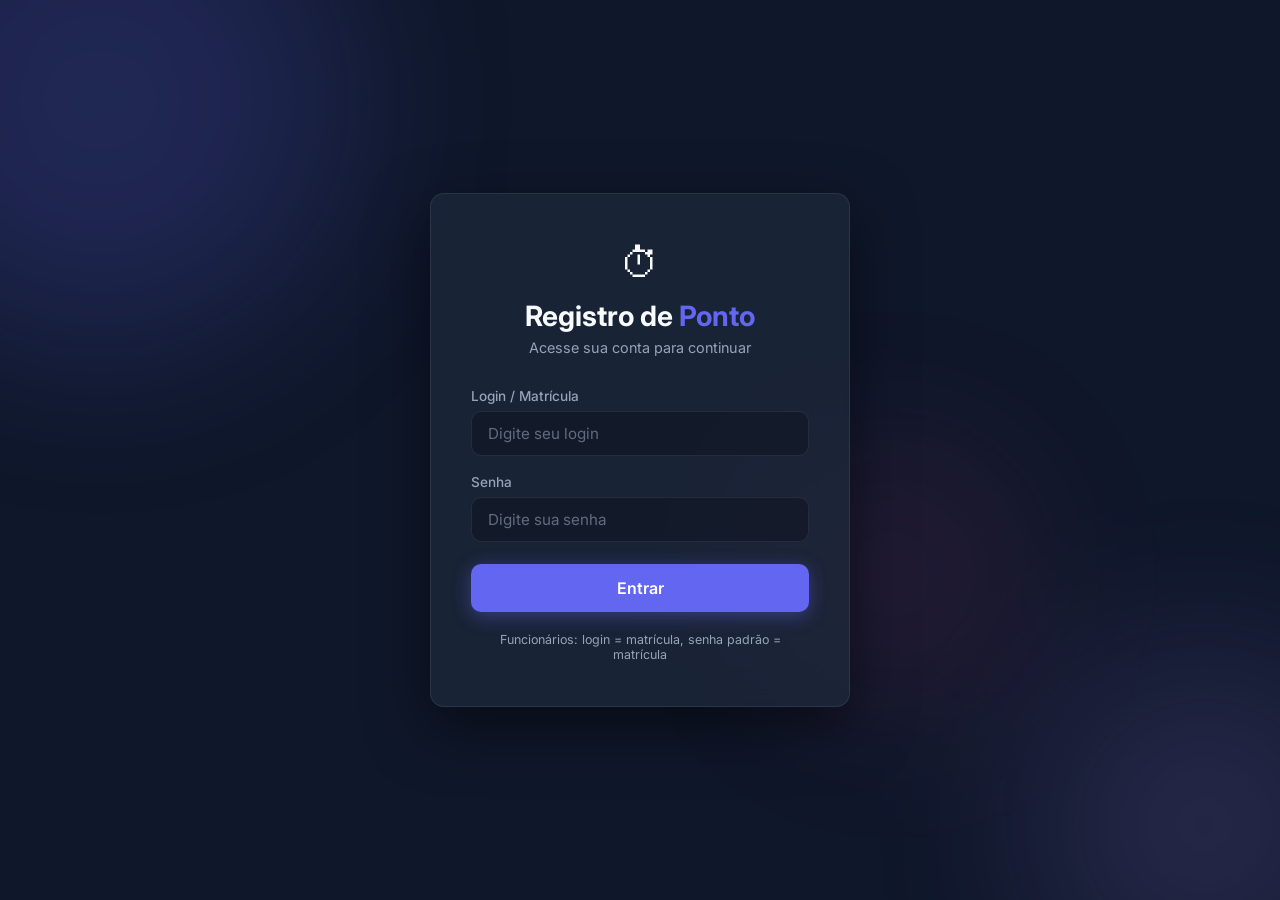
<file: src/main/resources/static/index.html>
<!DOCTYPE html>
<html lang="pt-BR">
<head>
    <meta charset="UTF-8">
    <meta name="viewport" content="width=device-width, initial-scale=1.0">
    <title>Registro de Ponto — Login</title>
    <link href="https://fonts.googleapis.com/css2?family=Inter:wght@300;400;500;600&display=swap" rel="stylesheet">
    <link rel="stylesheet" href="css/style.css">
</head>
<body class="login-page">
    <div class="bg-shapes">
        <div class="shape s1"></div>
        <div class="shape s2"></div>
        <div class="shape s3"></div>
    </div>

    <div class="login-card glass">
        <div class="login-header">
            <div class="login-icon">⏱</div>
            <h1>Registro de <span class="accent">Ponto</span></h1>
            <p class="login-subtitle">Acesse sua conta para continuar</p>
        </div>

        <form id="loginForm">
            <div class="field-group">
                <label for="login">Login / Matrícula</label>
                <input type="text" id="login" placeholder="Digite seu login" autocomplete="username" required>
            </div>
            <div class="field-group">
                <label for="senha">Senha</label>
                <input type="password" id="senha" placeholder="Digite sua senha" autocomplete="current-password" required>
            </div>
            <div id="loginError" class="msg-error" style="display:none;"></div>
            <button type="submit" class="btn-full" id="loginBtn">Entrar</button>
        </form>

        <p class="login-hint">Funcionários: login = matrícula, senha padrão = matrícula</p>
    </div>

    <script src="js/auth.js"></script>
</body>
</html>
</file>
<file: src/main/resources/static/css/style.css>
/* ============================================================
   DESIGN TOKENS
   ============================================================ */
:root {
    --primary:        #6366f1;
    --primary-hover:  #4f46e5;
    --accent:         #a78bfa;
    --success:        #4ade80;
    --warning:        #fb923c;
    --danger:         #f87171;
    --bg:             #0f172a;
    --bg-2:           #1e293b;
    --glass:          rgba(30, 41, 59, 0.75);
    --glass-border:   rgba(255, 255, 255, 0.08);
    --text:           #f8fafc;
    --text-muted:     #94a3b8;
    --sidebar-w:      240px;
    --radius:         14px;
    --shadow:         0 20px 60px rgba(0,0,0,0.5);
}

/* ============================================================
   RESET & BASE
   ============================================================ */
*, *::before, *::after { box-sizing: border-box; margin: 0; padding: 0; }

body {
    font-family: 'Inter', sans-serif;
    background-color: var(--bg);
    color: var(--text);
    min-height: 100vh;
}

a { text-decoration: none; color: inherit; }

/* ============================================================
   BACKGROUND SHAPES
   ============================================================ */
.bg-shapes {
    position: fixed;
    inset: 0;
    z-index: 0;
    pointer-events: none;
    overflow: hidden;
}
.shape {
    position: absolute;
    border-radius: 50%;
    filter: blur(90px);
    opacity: 0.6;
}
.s1 { width: 500px; height: 500px; background: rgba(99,102,241,0.35); top: -150px; left: -150px; animation: float 12s ease-in-out infinite; }
.s2 { width: 350px; height: 350px; background: rgba(167,139,250,0.25); bottom: -100px; right: -100px; animation: float 9s ease-in-out infinite reverse; }
.s3 { width: 250px; height: 250px; background: rgba(236,72,153,0.2); top: 50%; left: 60%; animation: float 15s ease-in-out infinite; }

@keyframes float {
    0%   { transform: translate(0, 0); }
    50%  { transform: translate(25px, 20px); }
    100% { transform: translate(0, 0); }
}

/* ============================================================
   GLASS UTILITY
   ============================================================ */
.glass {
    background: var(--glass);
    backdrop-filter: blur(18px);
    -webkit-backdrop-filter: blur(18px);
    border: 1px solid var(--glass-border);
    border-radius: var(--radius);
}

/* ============================================================
   LOGIN PAGE
   ============================================================ */
.login-page {
    display: flex;
    justify-content: center;
    align-items: center;
    min-height: 100vh;
    overflow: hidden;
}

.login-card {
    width: 100%;
    max-width: 420px;
    padding: 44px 40px;
    box-shadow: var(--shadow);
    position: relative;
    z-index: 1;
}

.login-header { text-align: center; margin-bottom: 32px; }

.login-icon {
    font-size: 2.5rem;
    margin-bottom: 12px;
}

.login-header h1 { font-size: 1.75rem; font-weight: 700; }

.login-subtitle { color: var(--text-muted); font-size: 0.9rem; margin-top: 6px; }

.accent { color: var(--primary); }

.field-group { margin-bottom: 18px; }
.field-group label { display: block; font-size: 0.85rem; color: var(--text-muted); margin-bottom: 7px; font-weight: 500; }

input, select {
    width: 100%;
    padding: 12px 16px;
    background: rgba(0,0,0,0.25);
    border: 1px solid var(--glass-border);
    border-radius: 10px;
    color: var(--text);
    font-family: inherit;
    font-size: 0.95rem;
    transition: border-color 0.2s, background 0.2s;
    outline: none;
}
input:focus, select:focus {
    border-color: var(--primary);
    background: rgba(0,0,0,0.35);
}
input::placeholder { color: rgba(148,163,184,0.6); }

select option { background: var(--bg-2); }
.styled-select { cursor: pointer; }

.btn-full {
    width: 100%;
    padding: 14px;
    background: var(--primary);
    color: #fff;
    border: none;
    border-radius: 10px;
    font-family: inherit;
    font-size: 1rem;
    font-weight: 600;
    cursor: pointer;
    transition: background 0.2s, transform 0.15s, box-shadow 0.2s;
    box-shadow: 0 4px 18px rgba(99,102,241,0.4);
    margin-top: 4px;
}
.btn-full:hover { background: var(--primary-hover); transform: translateY(-1px); }
.btn-full:active { transform: translateY(0); }
.btn-full:disabled { opacity: 0.6; cursor: not-allowed; transform: none; }

.msg-error { color: var(--danger); font-size: 0.85rem; text-align: center; padding: 8px 0; }
.msg-success { color: var(--success); font-size: 0.85rem; text-align: center; padding: 8px 0; }

.login-hint { text-align: center; color: var(--text-muted); font-size: 0.78rem; margin-top: 20px; }

/* ============================================================
   DASHBOARD LAYOUT
   ============================================================ */
.dashboard-page {
    display: flex;
    min-height: 100vh;
    overflow-x: hidden;
}

/* --- SIDEBAR --- */
.sidebar {
    width: var(--sidebar-w);
    min-height: 100vh;
    background: rgba(15,23,42,0.9);
    backdrop-filter: blur(20px);
    border-right: 1px solid var(--glass-border);
    display: flex;
    flex-direction: column;
    position: fixed;
    top: 0; left: 0;
    z-index: 100;
    transition: transform 0.3s ease;
}

.sidebar-logo {
    padding: 28px 20px 20px;
    font-size: 1.25rem;
    font-weight: 700;
    display: flex;
    align-items: center;
    gap: 10px;
    border-bottom: 1px solid var(--glass-border);
}
.logo-icon { font-size: 1.5rem; }

.sidebar-nav {
    flex: 1;
    padding: 16px 12px;
    display: flex;
    flex-direction: column;
    gap: 4px;
}

.nav-item {
    display: flex;
    align-items: center;
    gap: 10px;
    padding: 10px 14px;
    border-radius: 10px;
    color: var(--text-muted);
    font-size: 0.9rem;
    font-weight: 500;
    transition: all 0.2s;
    cursor: pointer;
}
.nav-item:hover { background: rgba(255,255,255,0.06); color: var(--text); }
.nav-item.active { background: rgba(99,102,241,0.2); color: var(--text); border-left: 3px solid var(--primary); padding-left: 11px; }
.nav-item i { font-size: 1.05rem; width: 18px; }

.sidebar-footer {
    padding: 16px;
    border-top: 1px solid var(--glass-border);
    display: flex;
    align-items: center;
    gap: 10px;
}
.user-avatar {
    width: 36px; height: 36px;
    background: var(--primary);
    border-radius: 50%;
    display: flex; align-items: center; justify-content: center;
    font-weight: 700; font-size: 0.9rem;
    flex-shrink: 0;
}
.user-name { font-size: 0.85rem; font-weight: 600; white-space: nowrap; overflow: hidden; text-overflow: ellipsis; max-width: 120px; }
.user-role { font-size: 0.72rem; color: var(--text-muted); }
.btn-logout {
    margin-left: auto;
    background: none;
    border: none;
    color: var(--text-muted);
    cursor: pointer;
    font-size: 1.1rem;
    padding: 6px;
    border-radius: 8px;
    transition: color 0.2s, background 0.2s;
    flex-shrink: 0;
}
.btn-logout:hover { color: var(--danger); background: rgba(248,113,113,0.1); }

/* --- MAIN CONTENT --- */
.main-content {
    flex: 1;
    margin-left: var(--sidebar-w);
    padding: 0;
    min-height: 100vh;
    display: flex;
    flex-direction: column;
}

/* --- TOP BAR --- */
.top-bar {
    padding: 20px 28px;
    border-bottom: 1px solid var(--glass-border);
    display: flex;
    justify-content: space-between;
    align-items: center;
    background: rgba(15,23,42,0.5);
    backdrop-filter: blur(10px);
    position: sticky; top: 0; z-index: 50;
}
.page-title { font-size: 1.25rem; font-weight: 700; }
.page-subtitle { color: var(--text-muted); font-size: 0.85rem; font-family: monospace; margin-top: 2px; }
.date-badge {
    background: rgba(99,102,241,0.15);
    border: 1px solid rgba(99,102,241,0.3);
    padding: 6px 14px;
    border-radius: 20px;
    font-size: 0.8rem;
    color: var(--accent);
    white-space: nowrap;
}

/* --- VIEWS --- */
.view { padding: 24px 28px; display: none; }
.view.active { display: block; }

/* --- STAT CARDS --- */
.cards-row {
    display: grid;
    grid-template-columns: repeat(auto-fit, minmax(200px, 1fr));
    gap: 16px;
    margin-bottom: 20px;
}
.stat-card {
    background: var(--glass);
    backdrop-filter: blur(14px);
    border: 1px solid var(--glass-border);
    border-radius: var(--radius);
    padding: 20px;
    display: flex;
    align-items: center;
    gap: 16px;
    transition: transform 0.2s;
}
.stat-card:hover { transform: translateY(-2px); }
.stat-icon {
    width: 48px; height: 48px;
    border-radius: 12px;
    display: flex; align-items: center; justify-content: center;
    font-size: 1.3rem;
    flex-shrink: 0;
}
.stat-icon.blue   { background: rgba(99,102,241,0.2); color: #818cf8; }
.stat-icon.green  { background: rgba(74,222,128,0.15); color: var(--success); }
.stat-icon.purple { background: rgba(167,139,250,0.2); color: var(--accent); }
.stat-icon.orange { background: rgba(251,146,60,0.2); color: var(--warning); }
.stat-info { display: flex; flex-direction: column; gap: 4px; }
.stat-label { font-size: 0.78rem; color: var(--text-muted); text-transform: uppercase; letter-spacing: 0.5px; }
.stat-value { font-size: 1.6rem; font-weight: 700; line-height: 1; }
.stat-value.accent { color: var(--success); }

/* --- CONTENT ROW (2 cols) --- */
.content-row {
    display: grid;
    grid-template-columns: 1.6fr 1fr;
    gap: 16px;
    margin-bottom: 16px;
}

/* --- PANELS --- */
.panel {
    background: var(--glass);
    backdrop-filter: blur(14px);
    border: 1px solid var(--glass-border);
    border-radius: var(--radius);
    overflow: hidden;
}
.panel-header {
    padding: 16px 20px;
    border-bottom: 1px solid var(--glass-border);
    display: flex;
    align-items: center;
    justify-content: space-between;
    gap: 10px;
}
.panel-header h3 { font-size: 0.95rem; font-weight: 600; display: flex; align-items: center; gap: 8px; }
.panel-body { padding: 16px 20px; overflow-x: auto; }
.mt-16 { margin-top: 16px; }

/* --- CHART --- */
.chart-panel .panel-body { padding: 16px; }
.chart-container { position: relative; height: 200px; }

/* --- TABLES --- */
.data-table {
    width: 100%;
    border-collapse: collapse;
    font-size: 0.85rem;
}
.data-table th {
    text-align: left;
    color: var(--text-muted);
    font-size: 0.75rem;
    text-transform: uppercase;
    letter-spacing: 0.5px;
    padding: 8px 12px;
    border-bottom: 1px solid var(--glass-border);
}
.data-table td {
    padding: 10px 12px;
    border-bottom: 1px solid rgba(255,255,255,0.04);
}
.data-table tr:last-child td { border-bottom: none; }
.data-table tr:hover td { background: rgba(255,255,255,0.03); }
.badge {
    display: inline-block;
    padding: 2px 10px;
    border-radius: 20px;
    font-size: 0.72rem;
    font-weight: 600;
    text-transform: uppercase;
}
.badge-in  { background: rgba(74,222,128,0.15); color: var(--success); }
.badge-out { background: rgba(248,113,113,0.15); color: var(--danger); }
.badge-aberto { background: rgba(251,146,60,0.15); color: var(--warning); }

/* --- STATUS BANNER --- */
.status-banner {
    display: flex;
    align-items: center;
    gap: 10px;
    padding: 12px 16px;
    border-radius: 10px;
    font-size: 0.9rem;
    font-weight: 500;
    margin-bottom: 20px;
    background: rgba(255,255,255,0.05);
    border: 1px solid var(--glass-border);
    width: fit-content;
}
.status-dot {
    width: 10px; height: 10px;
    border-radius: 50%;
    flex-shrink: 0;
}
.status-dot.inside { background: var(--success); box-shadow: 0 0 6px var(--success); animation: pulse 2s infinite; }
.status-dot.outside { background: var(--text-muted); }
@keyframes pulse {
    0%, 100% { opacity: 1; }
    50% { opacity: 0.5; }
}

/* --- BATER PONTO VIEW --- */
.ponto-card {
    max-width: 460px;
    margin: 0 auto;
    padding: 44px 40px;
    text-align: center;
    box-shadow: var(--shadow);
}
.ponto-clock { font-size: 3.5rem; font-weight: 300; letter-spacing: 4px; font-family: monospace; margin-bottom: 4px; }
.ponto-date { color: var(--text-muted); font-size: 0.9rem; margin-bottom: 28px; }
.ponto-status-wrapper { margin-bottom: 28px; display: flex; justify-content: center; }
.btn-ponto {
    background: var(--primary);
    color: #fff;
    border: none;
    border-radius: 16px;
    padding: 18px 40px;
    font-family: inherit;
    font-size: 1.1rem;
    font-weight: 600;
    cursor: pointer;
    display: flex;
    align-items: center;
    gap: 12px;
    margin: 0 auto;
    transition: background 0.2s, transform 0.15s, box-shadow 0.2s;
    box-shadow: 0 6px 24px rgba(99,102,241,0.45);
}
.btn-ponto i { font-size: 1.4rem; }
.btn-ponto:hover { background: var(--primary-hover); transform: translateY(-2px); box-shadow: 0 8px 28px rgba(99,102,241,0.5); }
.btn-ponto:active { transform: translateY(0); }
.ponto-msg { margin-top: 20px; font-size: 0.9rem; min-height: 22px; }
.ponto-msg.success { color: var(--success); }
.ponto-msg.error   { color: var(--danger); }

/* --- CADASTRO FORM --- */
.field-row { display: grid; grid-template-columns: 1fr 1fr; gap: 14px; }
.btn-sm {
    background: rgba(255,255,255,0.08);
    border: 1px solid var(--glass-border);
    color: var(--text-muted);
    padding: 6px 12px;
    border-radius: 8px;
    cursor: pointer;
    font-size: 0.85rem;
    transition: all 0.2s;
}
.btn-sm:hover { background: rgba(255,255,255,0.14); color: var(--text); }

/* --- RELATÓRIO --- */
.relatorio-form .field-row { grid-template-columns: 1fr 1fr 120px; align-items: flex-start; }
.relatorio-header { display: flex; justify-content: space-between; align-items: flex-start; flex-wrap: wrap; gap: 16px; padding-bottom: 16px; border-bottom: 1px solid var(--glass-border); margin-bottom: 16px; }
.relatorio-header h3 { font-size: 1.1rem; }
.relatorio-header p { color: var(--text-muted); font-size: 0.85rem; margin-top: 4px; }
.relatorio-cards { display: flex; gap: 12px; }
.mini-card { background: rgba(255,255,255,0.06); border: 1px solid var(--glass-border); border-radius: 10px; padding: 12px 18px; text-align: center; }
.mini-card span { display: block; font-size: 0.72rem; color: var(--text-muted); text-transform: uppercase; margin-bottom: 4px; }
.mini-card strong { font-size: 1.3rem; font-weight: 700; }
.accent-card strong { color: var(--success); }

/* --- EMPTY STATE --- */
.empty-state { text-align: center; color: var(--text-muted); padding: 24px; font-size: 0.85rem; }
.empty-state i { display: block; font-size: 1.8rem; margin-bottom: 8px; }

/* --- MOBILE TOGGLE --- */
.sidebar-toggle {
    display: none;
    position: fixed;
    top: 14px; left: 14px;
    z-index: 200;
    background: var(--primary);
    border: none;
    color: #fff;
    width: 40px; height: 40px;
    border-radius: 10px;
    font-size: 1.2rem;
    cursor: pointer;
    align-items: center;
    justify-content: center;
}

/* ── SIDEBAR OVERLAY (mobile) ── */
.sidebar-overlay {
    display: none;
    position: fixed;
    inset: 0;
    background: rgba(0,0,0,0.5);
    z-index: 99;
}
.sidebar-overlay.active { display: block; }

/* ── TIPOS DE MARCAÇÃO (Bater Ponto) ── */
.tipos-title {
    text-align: center;
    color: var(--text-muted);
    font-size: 0.9rem;
    margin-bottom: 16px;
}

.tipos-grid {
    display: grid;
    grid-template-columns: repeat(auto-fit, minmax(160px, 1fr));
    gap: 12px;
    margin-bottom: 8px;
}

.btn-tipo {
    display: flex;
    flex-direction: column;
    align-items: center;
    gap: 8px;
    padding: 18px 12px;
    border: 2px solid transparent;
    border-radius: var(--radius);
    background: rgba(255,255,255,0.06);
    color: var(--text);
    font-family: inherit;
    font-size: 0.9rem;
    font-weight: 500;
    cursor: pointer;
    transition: all 0.2s;
}
.btn-tipo i { font-size: 1.6rem; }
.btn-tipo:hover { transform: translateY(-2px); }

.btn-tipo-green  { border-color: rgba(74,222,128,0.4); }
.btn-tipo-green:hover  { background: rgba(74,222,128,0.15); border-color: var(--success); }

.btn-tipo-orange { border-color: rgba(251,146,60,0.4); }
.btn-tipo-orange:hover { background: rgba(251,146,60,0.15); border-color: var(--warning); }

.btn-tipo-blue   { border-color: rgba(99,102,241,0.4); }
.btn-tipo-blue:hover   { background: rgba(99,102,241,0.15); border-color: var(--primary); }

.btn-tipo-red    { border-color: rgba(248,113,113,0.4); }
.btn-tipo-red:hover    { background: rgba(248,113,113,0.15); border-color: var(--danger); }

/* Tipo selecionado */
.tipo-selecionado {
    display: flex;
    align-items: center;
    justify-content: center;
    gap: 10px;
    padding: 12px 20px;
    border-radius: 10px;
    font-weight: 600;
    font-size: 1rem;
    margin-bottom: 4px;
}
.tipo-green  { background: rgba(74,222,128,0.15);  color: var(--success); }
.tipo-orange { background: rgba(251,146,60,0.15);  color: var(--warning); }
.tipo-blue   { background: rgba(99,102,241,0.15);  color: var(--accent);  }
.tipo-red    { background: rgba(248,113,113,0.15); color: var(--danger);  }

/* Geolocalização */
.geo-status {
    text-align: center;
    font-size: 0.82rem;
    padding: 8px 12px;
    border-radius: 8px;
    margin: 12px 0;
}
.geo-loading { color: var(--text-muted); background: rgba(255,255,255,0.04); }
.geo-ok      { color: var(--success);    background: rgba(74,222,128,0.1);   }
.geo-error   { color: var(--danger);     background: rgba(248,113,113,0.1);  }
.geo-skip    { color: #f59e0b;           background: rgba(245,158,11,0.1);   }
.geo-error .btn-geo-retry,
.geo-error .btn-geo-skip,
.geo-skip  .btn-geo-skip {
    display: inline-block; margin-top: 8px; padding: 5px 12px;
    border-radius: 8px; border: 1px solid currentColor; background: transparent;
    color: inherit; font-family: inherit; font-size: 0.8rem; cursor: pointer;
    margin-right: 6px; transition: opacity 0.2s;
}
.geo-error .btn-geo-retry:hover,
.geo-error .btn-geo-skip:hover,
.geo-skip  .btn-geo-skip:hover { opacity: 0.7; }

/* Botões de ponto */
.ponto-actions { display: flex; flex-direction: column; gap: 10px; margin-top: 16px; }
.btn-confirmar {
    display: flex; align-items: center; justify-content: center; gap: 10px;
    padding: 14px; background: var(--primary); color: #fff; border: none;
    border-radius: 12px; font-family: inherit; font-size: 1rem; font-weight: 600;
    cursor: pointer; transition: all 0.2s; box-shadow: 0 4px 18px rgba(99,102,241,0.4);
}
.btn-confirmar:hover:not(:disabled) { background: var(--primary-hover); transform: translateY(-1px); }
.btn-confirmar:disabled { opacity: 0.5; cursor: not-allowed; }
.btn-cancelar {
    padding: 12px; background: rgba(255,255,255,0.06); color: var(--text-muted);
    border: 1px solid var(--glass-border); border-radius: 12px; font-family: inherit;
    font-size: 0.9rem; cursor: pointer; transition: all 0.2s;
}
.btn-cancelar:hover { background: rgba(255,255,255,0.1); color: var(--text); }

/* ── BANCO DE HORAS ── */
.saldo-display { text-align: center; padding: 16px 0; }
.saldo-value { font-size: 3rem; font-weight: 700; margin-bottom: 12px; }
.saldo-positivo { color: var(--success); }
.saldo-negativo { color: var(--danger); }
.saldo-detalhes {
    display: flex; justify-content: center; gap: 24px; flex-wrap: wrap;
    font-size: 0.82rem; color: var(--text-muted);
}
.saldo-detalhes strong { color: var(--text); }

/* ── BADGES EXTRAS ── */
.badge-blue { background: rgba(99,102,241,0.15); color: var(--accent); }
.badge-warn { background: rgba(251,146,60,0.15);  color: var(--warning); }
.badge-red  { background: rgba(248,113,113,0.15); color: var(--danger); }

/* ── RELATÓRIO FIX ── */
.relatorio-row { grid-template-columns: 1fr 1fr 120px; align-items: flex-end; }
.btn-col { display: flex; flex-direction: column; }
.user-details { flex: 1; min-width: 0; }

/* ── PONTO CARD FIXO ── */
.ponto-card { max-width: 500px; margin: 0 auto; padding: 36px 32px; text-align: center; box-shadow: var(--shadow); }

/* ============================================================
   RESPONSIVE
   ============================================================ */
@media (max-width: 900px) {
    .content-row { grid-template-columns: 1fr; }
}

@media (max-width: 768px) {
    .sidebar {
        transform: translateX(-100%);
    }
    .sidebar.open {
        transform: translateX(0);
    }
    .main-content {
        margin-left: 0;
    }
    .sidebar-toggle {
        display: flex;
    }
    .top-bar { padding: 14px 16px 14px 60px; }
    .view { padding: 16px; }
    .cards-row { grid-template-columns: 1fr 1fr; }
    .ponto-card { padding: 28px 20px; }
    .field-row { grid-template-columns: 1fr; }
    .relatorio-form .field-row { grid-template-columns: 1fr; }
    .login-card { margin: 20px; padding: 32px 24px; }
}

@media (max-width: 480px) {
    .cards-row { grid-template-columns: 1fr; }
}
</file>
